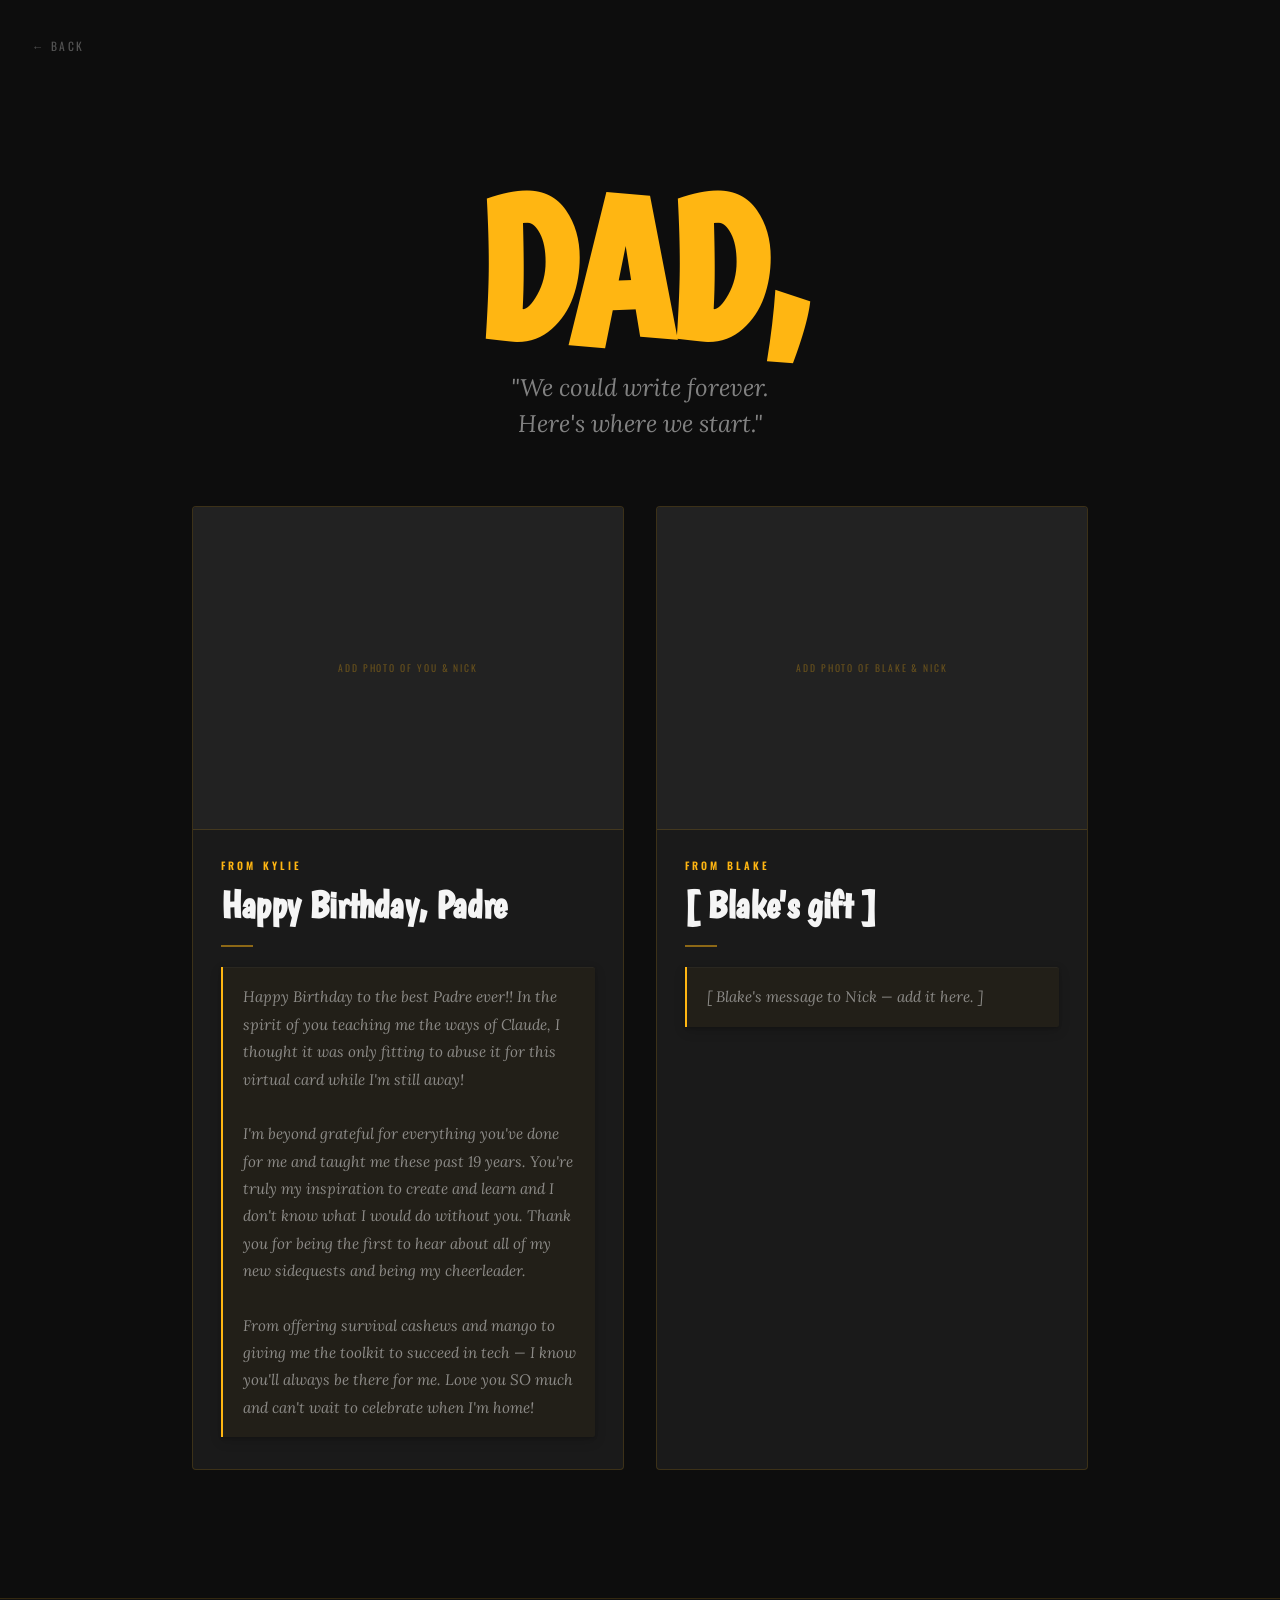
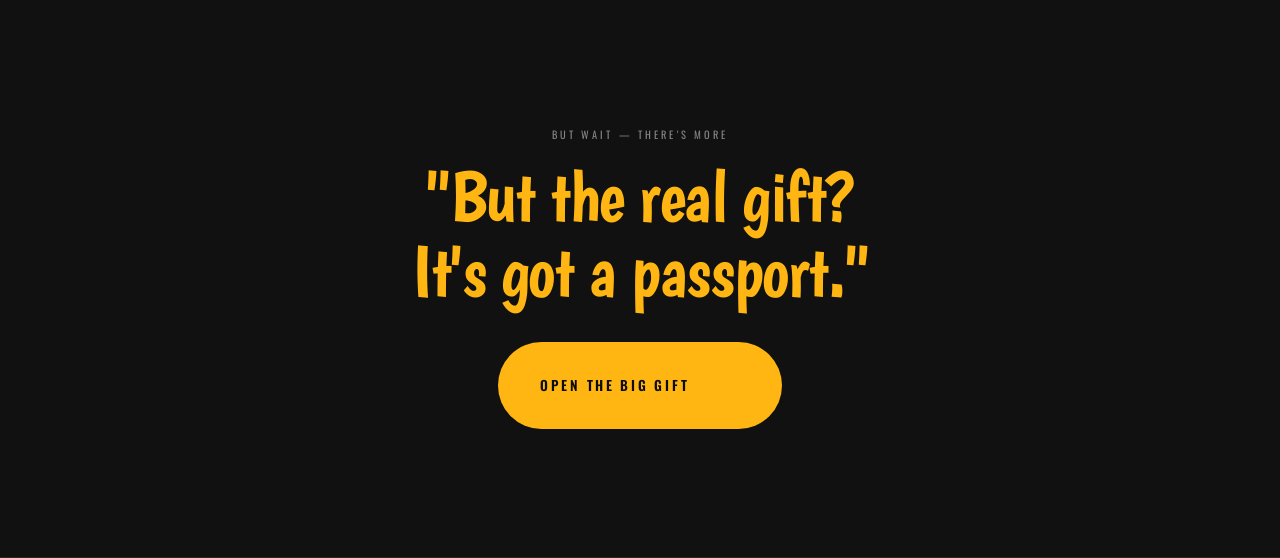
<file: family.html>
<!DOCTYPE html>
<html lang="en">
<head>
  <meta charset="UTF-8">
  <meta name="viewport" content="width=device-width, initial-scale=1.0">
  <title>From Kylie & Blake · Nick at Fifty</title>
  <meta name="theme-color" content="#FFB612">
  <meta name="description" content="Gifts and love from Kylie and Blake — for Nick's 50th birthday.">

  <!-- Open Graph -->
  <meta property="og:title"       content="From Kylie & Blake · Nick at Fifty">
  <meta property="og:description" content="We could write forever. Here's where we start.">
  <meta property="og:type"        content="website">
  <meta property="og:url"         content="https://nick-50.pages.dev/family.html">
  <meta property="og:image"       content="https://nick-50.pages.dev/images/og-cover.jpg">

  <link rel="preconnect" href="https://fonts.googleapis.com">
  <link rel="preconnect" href="https://fonts.gstatic.com" crossorigin>
  <link href="https://fonts.googleapis.com/css2?family=Boogaloo&family=Oswald:wght@400;600&family=Lora:ital,wght@0,400;1,400;1,600&display=swap" rel="stylesheet">

  <link rel="stylesheet" href="styles/main.css">
</head>
<body data-page="family">

  <div id="page-overlay" class="page-overlay" aria-hidden="true"></div>

  <nav class="page-nav">
    <a href="index.html" class="back-link" aria-label="Back to Nick's landing page">← Back</a>
  </nav>

  <!-- ── HEADER ── -->
  <header class="family-header">
    <h1 class="reveal" data-delay="0" aria-label="Dad">DAD,</h1>
    <p class="subtitle reveal" data-delay="160">
      "We could write forever.<br>Here's where we start."
    </p>
  </header>

  <!-- ── GIFT CARDS ── -->
  <section class="gifts-grid" aria-label="Gifts from Kylie and Blake">

    <!-- ── KYLIE'S CARD ── -->
    <article class="gift-card reveal" data-delay="0">
      <!-- PHOTO: Replace url('') with e.g. url('../images/kylie-nick.jpg') -->
      <div class="gift-card-photo" style="background-image: url('')" role="img" aria-label="Kylie and Nick">
        <span aria-hidden="true">add photo of you &amp; nick</span>
      </div>
      <div class="gift-card-body">
        <p class="gift-from">From Kylie</p>
        <h2 class="gift-title">Happy Birthday, Padre</h2>
        <div class="gift-divider" aria-hidden="true"></div>
        <blockquote class="gift-message">
          Happy Birthday to the best Padre ever!! In the spirit of you teaching me the ways of Claude, I thought it was only fitting to abuse it for this virtual card while I'm still away!<br><br>
          I'm beyond grateful for everything you've done for me and taught me these past 19 years. You're truly my inspiration to create and learn and I don't know what I would do without you. Thank you for being the first to hear about all of my new sidequests and being my cheerleader.<br><br>
          From offering survival cashews and mango to giving me the toolkit to succeed in tech — I know you'll always be there for me. Love you SO much and can't wait to celebrate when I'm home!
        </blockquote>
      </div>
    </article>

    <!-- ── BLAKE'S CARD ── -->
    <article class="gift-card reveal" data-delay="150">
      <!-- PHOTO: Replace url('') with a photo of Blake & Nick -->
      <div class="gift-card-photo" style="background-image: url('')" role="img" aria-label="Blake and Nick">
        <span aria-hidden="true">add photo of blake &amp; nick</span>
      </div>
      <div class="gift-card-body">
        <p class="gift-from">From Blake</p>
        <!-- EDIT: Replace with Blake's gift name -->
        <h2 class="gift-title">[ Blake's gift ]</h2>
        <div class="gift-divider" aria-hidden="true"></div>
        <!-- EDIT: Replace with Blake's message -->
        <blockquote class="gift-message">
          [ Blake's message to Nick — add it here. ]
        </blockquote>
      </div>
    </article>

  </section>

  <!-- ── TEASER BANNER ── -->
  <aside class="teaser-banner reveal" data-delay="0" aria-label="Hint about the big gift">
    <p class="teaser-label">But wait — there's more</p>
    <p class="teaser-text">"But the real gift?<br>It's got a passport."</p>
    <a href="portugal.html" class="cta-btn" aria-label="See the big gift">
      Open The Big Gift <span class="teaser-arrow" aria-hidden="true">→</span>
    </a>
  </aside>

  <script src="js/main.js" defer></script>
</body>
</html>
</file>
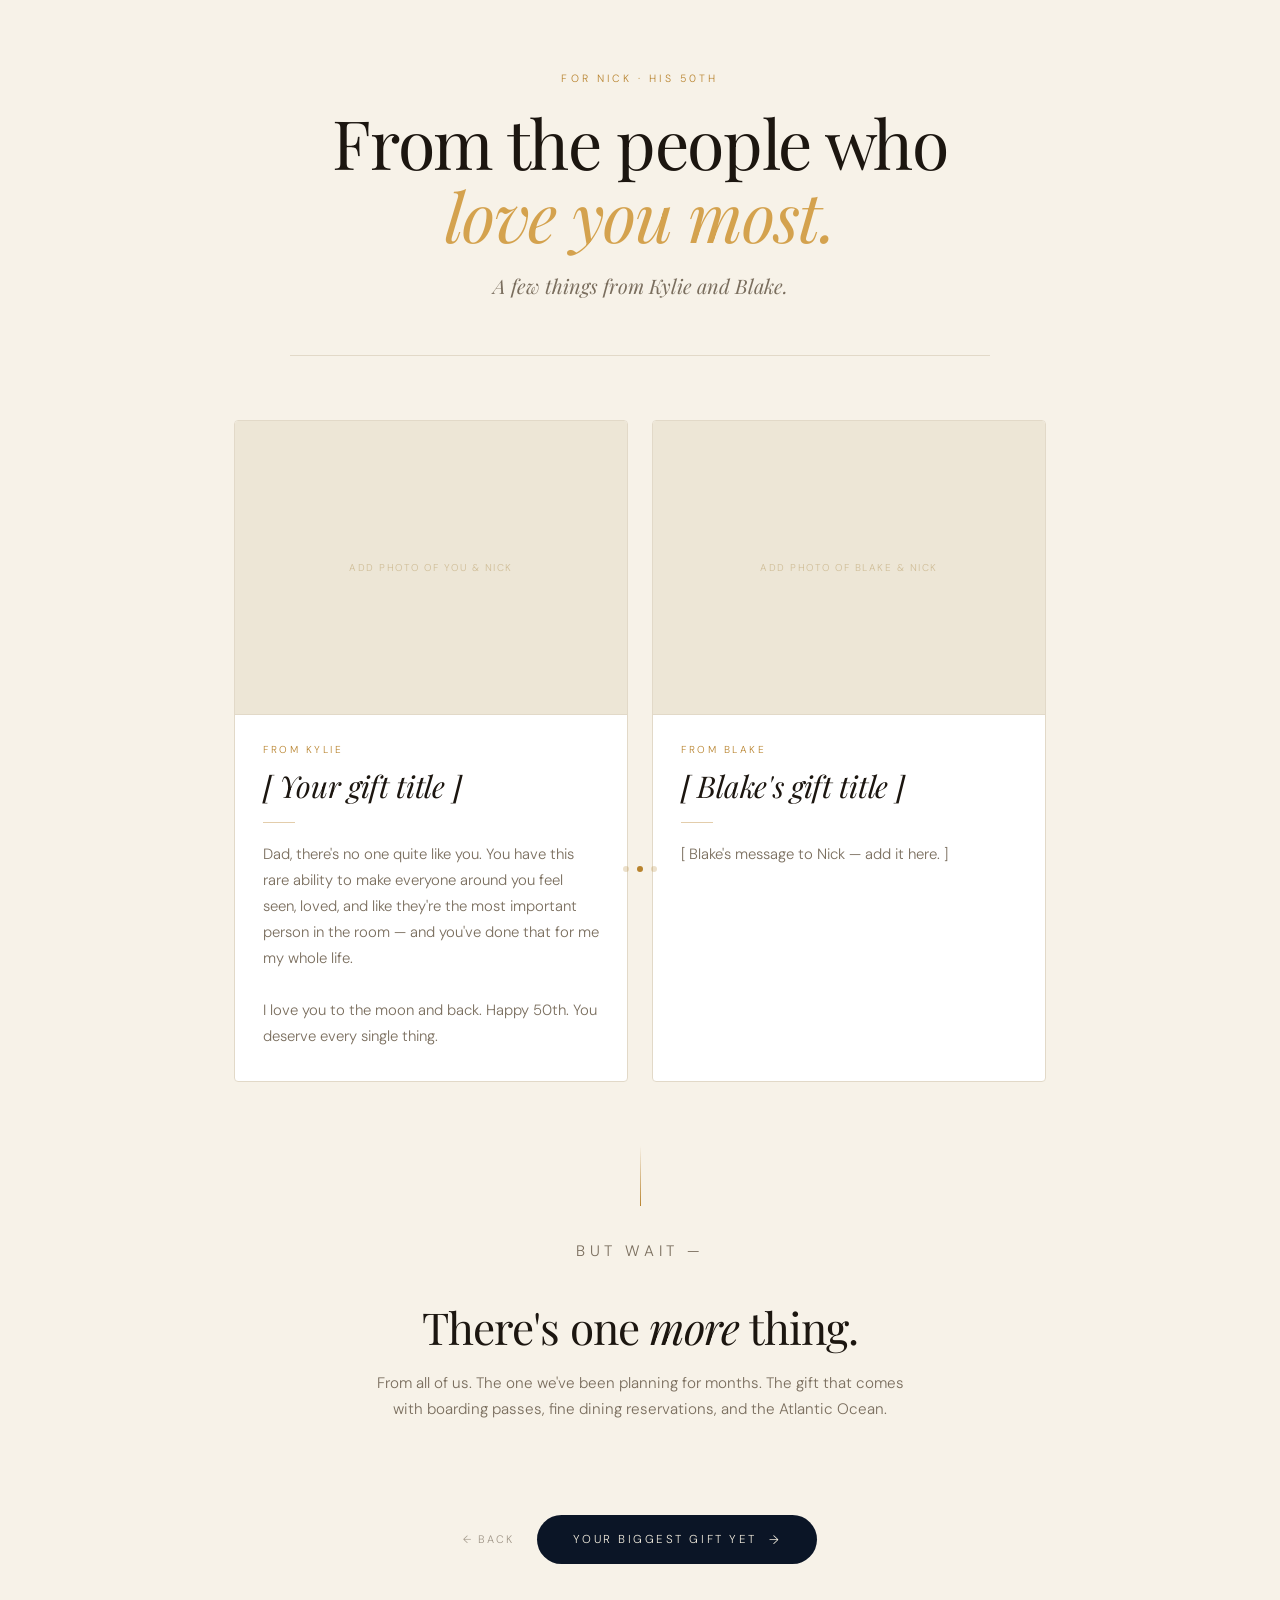
<file: gifts.html>
<!DOCTYPE html>
<html lang="en">
<head>
  <meta charset="UTF-8">
  <meta name="viewport" content="width=device-width, initial-scale=1.0">
  <title>From Kylie & Blake · Nick at Fifty</title>
  <link rel="preconnect" href="https://fonts.googleapis.com">
  <link href="https://fonts.googleapis.com/css2?family=Playfair+Display:ital,wght@0,400;0,700;1,400&family=DM+Sans:wght@300;400;500&display=swap" rel="stylesheet">
  <style>
    *, *::before, *::after { box-sizing: border-box; margin: 0; padding: 0; }

    :root {
      --bg: #F7F2E8;
      --navy: #0B1526;
      --gold: #B8832E;
      --gold-light: #D4A24E;
      --text: #1C1610;
      --muted: #7A6E5E;
      --cream-border: #E2D9C8;
      --serif: 'Playfair Display', Georgia, serif;
      --sans: 'DM Sans', system-ui, sans-serif;
    }

    html { scroll-behavior: smooth; }

    body {
      background: var(--bg);
      color: var(--text);
      font-family: var(--sans);
      font-weight: 300;
      min-height: 100vh;
    }

    @keyframes fadeUp {
      from { opacity: 0; transform: translateY(28px); }
      to   { opacity: 1; transform: translateY(0); }
    }
    .fade { opacity: 0; animation: fadeUp 0.9s ease forwards; }
    .d1 { animation-delay: 0.1s; }
    .d2 { animation-delay: 0.3s; }
    .d3 { animation-delay: 0.55s; }
    .d4 { animation-delay: 0.8s; }
    .d5 { animation-delay: 1.05s; }
    .d6 { animation-delay: 1.3s; }
    .d7 { animation-delay: 1.55s; }

    /* ── HEADER ── */
    .page-header {
      text-align: center;
      padding: 72px 24px 56px;
      border-bottom: 1px solid var(--cream-border);
      max-width: 700px;
      margin: 0 auto;
    }

    .eyebrow {
      font-family: var(--sans);
      font-size: 0.66rem;
      letter-spacing: 0.3em;
      text-transform: uppercase;
      color: var(--gold);
      margin-bottom: 20px;
    }

    h1 {
      font-family: var(--serif);
      font-size: clamp(36px, 7vw, 68px);
      font-weight: 400;
      line-height: 1.08;
      letter-spacing: -0.02em;
      margin-bottom: 20px;
    }

    h1 em { font-style: italic; color: var(--gold-light); }

    .header-sub {
      font-family: var(--serif);
      font-style: italic;
      font-size: clamp(16px, 2.5vw, 20px);
      color: var(--muted);
    }

    /* ── GIFTS GRID ── */
    .gifts-section {
      max-width: 860px;
      margin: 0 auto;
      padding: 64px 24px;
      display: grid;
      grid-template-columns: 1fr 1fr;
      gap: 24px;
    }

    @media (max-width: 640px) {
      .gifts-section { grid-template-columns: 1fr; }
    }

    .gift-card {
      background: white;
      border: 1px solid var(--cream-border);
      border-radius: 4px;
      overflow: hidden;
    }

    .gift-card-photo {
      width: 100%;
      aspect-ratio: 4/3;
      background-color: #EDE6D6;
      background-size: cover;
      background-position: center;
      display: flex;
      align-items: center;
      justify-content: center;
      border-bottom: 1px solid var(--cream-border);
    }

    .gift-card-photo span {
      font-family: var(--sans);
      font-size: 0.62rem;
      letter-spacing: 0.15em;
      text-transform: uppercase;
      color: rgba(180,150,90,0.5);
    }

    .gift-card-body {
      padding: 28px 28px 32px;
    }

    .gift-from {
      font-family: var(--sans);
      font-size: 0.63rem;
      letter-spacing: 0.25em;
      text-transform: uppercase;
      color: var(--gold);
      margin-bottom: 12px;
    }

    .gift-title {
      font-family: var(--serif);
      font-size: clamp(22px, 3.5vw, 30px);
      font-weight: 400;
      line-height: 1.2;
      margin-bottom: 18px;
      letter-spacing: -0.01em;
    }

    .gift-title em { font-style: italic; }

    .rule-small {
      width: 32px; height: 1px;
      background: var(--gold);
      opacity: 0.4;
      margin-bottom: 18px;
    }

    .gift-message {
      font-family: var(--sans);
      font-size: 0.93rem;
      line-height: 1.75;
      color: var(--muted);
    }

    /* ── TEASER ── */
    .teaser {
      max-width: 600px;
      margin: 0 auto;
      padding: 0 24px 56px;
      text-align: center;
    }

    .teaser-rule {
      width: 1px;
      height: 60px;
      background: linear-gradient(to bottom, transparent, var(--gold));
      margin: 0 auto 32px;
    }

    .teaser-eyebrow {
      font-family: var(--sans);
      font-size: 0.64rem;
      letter-spacing: 0.3em;
      text-transform: uppercase;
      color: var(--gold);
      margin-bottom: 16px;
    }

    .teaser h2 {
      font-family: var(--serif);
      font-size: clamp(28px, 5vw, 44px);
      font-weight: 400;
      line-height: 1.2;
      margin-bottom: 16px;
      letter-spacing: -0.02em;
    }

    .teaser h2 em { font-style: italic; }

    .teaser p {
      font-size: 0.95rem;
      line-height: 1.75;
      color: var(--muted);
      margin-bottom: 36px;
    }

    /* ── NAV ── */
    .nav-row {
      display: flex;
      align-items: center;
      justify-content: center;
      gap: 24px;
      padding: 0 24px 80px;
    }

    .nav-back {
      font-family: var(--sans);
      font-size: 0.68rem;
      letter-spacing: 0.18em;
      text-transform: uppercase;
      color: var(--muted);
      text-decoration: none;
      opacity: 0.7;
      transition: opacity 0.2s;
    }
    .nav-back:hover { opacity: 1; }

    .nav-btn {
      display: inline-flex;
      align-items: center;
      gap: 12px;
      padding: 16px 36px;
      background: var(--navy);
      border-radius: 100px;
      font-family: var(--sans);
      font-size: 0.72rem;
      letter-spacing: 0.22em;
      text-transform: uppercase;
      color: #F5EFE0;
      text-decoration: none;
      transition: background 0.2s, transform 0.15s;
    }
    .nav-btn:hover { background: #1a2d4a; transform: translateY(-1px); }
    .nav-btn .arrow { font-size: 1.1em; transition: transform 0.2s; }
    .nav-btn:hover .arrow { transform: translateX(4px); }

    .page-indicator {
      position: fixed; bottom: 28px; left: 50%;
      transform: translateX(-50%);
      display: flex; gap: 8px; z-index: 10;
    }
    .dot { width: 6px; height: 6px; border-radius: 50%; background: rgba(180,130,46,0.25); }
    .dot.active { background: var(--gold); }
  </style>
</head>
<body>

  <div class="page-header">
    <p class="eyebrow fade d1">For Nick · His 50th</p>
    <h1 class="fade d2">From the people who<br><em>love you most.</em></h1>
    <p class="header-sub fade d3">A few things from Kylie and Blake.</p>
  </div>

  <div class="gifts-section">

    <!-- ── KYLIE'S GIFT ── -->
    <div class="gift-card fade d3">
      <!-- PHOTO: Replace url('') with your photo, e.g. url('kylie-nick.jpg') -->
      <div class="gift-card-photo" style="background-image: url('')">
        <span>add photo of you & nick</span>
      </div>
      <div class="gift-card-body">
        <p class="gift-from">From Kylie</p>
        <!-- EDIT: Replace with the name of your gift -->
        <h2 class="gift-title"><em>[ Your gift title ]</em></h2>
        <div class="rule-small"></div>
        <!-- EDIT: Replace with your message to Nick -->
        <p class="gift-message">
          Dad, there's no one quite like you. You have this rare ability to make everyone around you feel seen, loved, and like they're the most important person in the room — and you've done that for me my whole life.<br><br>
          I love you to the moon and back. Happy 50th. You deserve every single thing.
        </p>
      </div>
    </div>

    <!-- ── BLAKE'S GIFT ── -->
    <div class="gift-card fade d4">
      <!-- PHOTO: Replace url('') with a photo of Blake & Nick -->
      <div class="gift-card-photo" style="background-image: url('')">
        <span>add photo of blake & nick</span>
      </div>
      <div class="gift-card-body">
        <p class="gift-from">From Blake</p>
        <!-- EDIT: Replace with Blake's gift title -->
        <h2 class="gift-title"><em>[ Blake's gift title ]</em></h2>
        <div class="rule-small"></div>
        <!-- EDIT: Replace with Blake's message -->
        <p class="gift-message">
          [ Blake's message to Nick — add it here. ]
        </p>
      </div>
    </div>

  </div>

  <!-- ── TEASER FOR THE BIG GIFT ── -->
  <div class="teaser fade d5">
    <div class="teaser-rule"></div>
    <p class="teaser-eyebrow">But wait —</p>
    <h2>There's one <em>more</em> thing.</h2>
    <p>From all of us. The one we've been planning for months. The gift that comes with boarding passes, fine dining reservations, and the Atlantic Ocean.</p>
  </div>

  <div class="nav-row fade d6">
    <a href="index.html" class="nav-back">← Back</a>
    <a href="portugal.html" class="nav-btn">
      Your biggest gift yet <span class="arrow">→</span>
    </a>
  </div>

  <div class="page-indicator">
    <div class="dot"></div>
    <div class="dot active"></div>
    <div class="dot"></div>
  </div>

</body>
</html>
</file>
<file: styles/main.css>
/* ═══════════════════════════════════════════════════
   MPA VIEW TRANSITIONS — Chrome 126+
   JS overlay fallback handled in main.js
═══════════════════════════════════════════════════ */
@view-transition { navigation: auto; }

@keyframes vt-out {
  to { opacity: 0; transform: translateX(-40px); }
}
@keyframes vt-in {
  from { opacity: 0; transform: translateX(40px); }
}

::view-transition-old(root) {
  animation: vt-out 400ms cubic-bezier(0.76, 0, 0.24, 1) forwards;
}
::view-transition-new(root) {
  animation: vt-in 400ms cubic-bezier(0.76, 0, 0.24, 1) forwards;
}

/* ═══════════════════════════════════════════════════
   DESIGN TOKENS
═══════════════════════════════════════════════════ */
:root {
  /* Colors */
  --color-bg:         #0D0D0D;
  --color-surface:    #1a1a1a;
  --color-gold:       #FFB612;
  --color-gold-dark:  #d49700;
  --color-red:        #C8102E;
  --color-white:      #F5F5F5;
  --color-muted:      rgba(245, 245, 245, 0.5);
  --color-border:     rgba(255, 182, 18, 0.15);

  /* Typography */
  --font-display:  'Boogaloo', sans-serif;
  --font-label:    'Oswald', sans-serif;
  --font-quote:    'Lora', serif;

  /* Spacing */
  --space-xs:   0.5rem;
  --space-sm:   1rem;
  --space-md:   2rem;
  --space-lg:   4rem;
  --space-xl:   8rem;

  /* Timing */
  --ease-expo:  cubic-bezier(0.76, 0, 0.24, 1);
  --ease-out:   cubic-bezier(0.22, 1, 0.36, 1);
  --duration-fast: 250ms;
  --duration-base: 400ms;
  --duration-slow: 700ms;
}

/* Portugal palette — scoped to [data-theme="portugal"] on <body>
   Same stylesheet, completely different world. No !important needed. */
[data-theme="portugal"] {
  --color-bg:       #FAF0DC;
  --color-surface:  #F0E4C8;
  --color-primary:  #C1622F;
  --color-secondary:#2E6B9E;
  --color-white:    #1E1428;
  --color-muted:    rgba(30, 20, 40, 0.55);
  --color-border:   rgba(193, 98, 47, 0.2);
  --color-olive:    #7A8C5E;
  --color-gold:     #C1622F;
}

/* ═══════════════════════════════════════════════════
   RESET & BASE
═══════════════════════════════════════════════════ */
*, *::before, *::after {
  box-sizing: border-box;
  margin: 0;
  padding: 0;
}

html {
  scroll-behavior: smooth;
  -webkit-text-size-adjust: 100%;
}

body {
  background-color: var(--color-bg);
  color: var(--color-white);
  font-family: var(--font-label);
  font-weight: 400;
  line-height: 1.5;
  overflow-x: hidden;
  transition: background-color var(--duration-base) var(--ease-out);
}

img {
  display: block;
  max-width: 100%;
  height: auto;
  object-fit: cover;
}

a { color: inherit; text-decoration: none; }

/* ═══════════════════════════════════════════════════
   PAGE TRANSITION OVERLAY (JS fallback for older browsers)
═══════════════════════════════════════════════════ */
.page-overlay {
  position: fixed;
  inset: 0;
  background: var(--color-bg);
  z-index: 9999;
  pointer-events: none;
  opacity: 0;
  transition: opacity var(--duration-base) var(--ease-expo);
}

.page-overlay.is-active {
  opacity: 1;
  pointer-events: all;
}

/* ═══════════════════════════════════════════════════
   INTERSECTION OBSERVER REVEALS
   Single shared observer in JS reads data-delay and
   applies it as a CSS custom property --delay.
═══════════════════════════════════════════════════ */
.reveal {
  opacity: 0;
  transform: translateY(28px);
  transition:
    opacity  var(--duration-slow) var(--ease-out) var(--delay, 0ms),
    transform var(--duration-slow) var(--ease-out) var(--delay, 0ms);
}

.reveal.is-visible {
  opacity: 1;
  transform: translateY(0);
}

/* ═══════════════════════════════════════════════════
   HERO — PAGE 1
═══════════════════════════════════════════════════ */
.hero {
  position: relative;
  min-height: 100svh;
  display: flex;
  flex-direction: column;
  align-items: center;
  justify-content: center;
  overflow: hidden;
  padding: var(--space-lg) var(--space-md);
  text-align: center;
}

#particle-canvas {
  position: absolute;
  inset: 0;
  width: 100%;
  height: 100%;
  pointer-events: none;
  z-index: 0;
}

/* Scroll-driven animation: bg number fades + scales as you scroll */
.hero-bg-number {
  position: absolute;
  top: 50%;
  left: 50%;
  transform: translate(-50%, -50%);
  font-family: var(--font-display);
  font-size: clamp(160px, 38vw, 480px);
  line-height: 1;
  color: var(--color-gold);
  opacity: 0.1;
  pointer-events: none;
  user-select: none;
  z-index: 1;
  letter-spacing: -0.04em;
  animation: goldGlow 3s ease-in-out infinite;
}

@supports (animation-timeline: scroll()) {
  .hero-bg-number {
    animation: heroBgFade linear both, goldGlow 3s ease-in-out infinite;
    animation-timeline: scroll(), auto;
    animation-range: 0% 35%, auto;
  }

  @keyframes heroBgFade {
    from { opacity: 0.1; transform: translate(-50%, -50%) scale(1); }
    to   { opacity: 0;   transform: translate(-50%, -50%) scale(1.25); }
  }
}

@keyframes goldGlow {
  0%, 100% { filter: drop-shadow(0 0 20px rgba(255,182,18,0.2)); }
  50%       { filter: drop-shadow(0 0 60px rgba(255,182,18,0.5)) drop-shadow(0 0 100px rgba(255,182,18,0.2)); }
}

.hero-content {
  position: relative;
  z-index: 2;
}

.hero-name {
  font-family: var(--font-display);
  font-size: clamp(80px, 20vw, 220px);
  line-height: 0.9;
  letter-spacing: -0.02em;
  color: var(--color-white);
  margin-bottom: var(--space-sm);
}

.hero-sub {
  font-family: var(--font-label);
  font-weight: 600;
  font-size: clamp(0.7rem, 2vw, 0.85rem);
  letter-spacing: 0.35em;
  text-transform: uppercase;
  color: var(--color-gold);
  margin-bottom: var(--space-md);
}

.hero-tagline {
  font-family: var(--font-quote);
  font-style: italic;
  font-size: clamp(1.1rem, 3vw, 1.6rem);
  color: var(--color-muted);
  max-width: 480px;
  margin: 0 auto;
  line-height: 1.5;
}

/* ═══════════════════════════════════════════════════
   MARQUEE STRIP
   Pure CSS infinite loop. Duplicated spans so
   translateX(-50%) = exactly one copy width.
   Hover reverses direction.
═══════════════════════════════════════════════════ */
.marquee-strip {
  overflow: hidden;
  background: var(--color-gold);
  color: var(--color-bg);
  padding: 0.75rem 0;
  cursor: default;
}

.marquee-inner {
  display: inline-flex;
  white-space: nowrap;
  animation: marqueeScroll 40s linear infinite;
}

.marquee-strip:hover .marquee-inner {
  animation-direction: reverse;
}

.marquee-inner span {
  display: inline-block;
  font-family: var(--font-label);
  font-weight: 600;
  font-size: clamp(0.7rem, 1.5vw, 0.85rem);
  letter-spacing: 0.18em;
  text-transform: uppercase;
  padding-right: 3rem;
}

@keyframes marqueeScroll {
  from { transform: translateX(0); }
  to   { transform: translateX(-50%); }
}

/* ═══════════════════════════════════════════════════
   PHOTO GRID — asymmetric scrapbook layout
═══════════════════════════════════════════════════ */
.photo-section {
  padding: var(--space-lg) var(--space-md);
  max-width: 1100px;
  margin: 0 auto;
}

.photo-grid {
  display: grid;
  grid-template-columns: 2fr 1fr;
  grid-template-rows: 1fr 1fr auto;
  gap: 10px;
}

.photo-slot {
  background: var(--color-surface);
  border: 1px solid var(--color-border);
  overflow: hidden;
  position: relative;
}

/* Placeholder state — replaced when images are added */
.photo-slot::after {
  content: attr(data-label);
  position: absolute;
  bottom: 10px;
  left: 50%;
  transform: translateX(-50%);
  font-family: var(--font-label);
  font-size: 0.6rem;
  letter-spacing: 0.2em;
  text-transform: uppercase;
  color: rgba(255,182,18,0.3);
  white-space: nowrap;
  pointer-events: none;
}

.photo-slot img {
  width: 100%;
  height: 100%;
  object-fit: cover;
  aspect-ratio: inherit;
}

.photo-hero {
  grid-row: 1 / 3;
  aspect-ratio: 3/4;
  border-radius: 4px 4px 120px 4px;
}

.photo-sm-1 {
  aspect-ratio: 4/3;
  border-radius: 4px;
}

.photo-sm-2 {
  aspect-ratio: 4/3;
  border-radius: 4px;
}

.photo-wide {
  grid-column: 1 / -1;
  aspect-ratio: 16/6;
  border-radius: 4px;
}

/* ═══════════════════════════════════════════════════
   COPY BLOCK
═══════════════════════════════════════════════════ */
.copy-block {
  padding: var(--space-xl) var(--space-md);
  text-align: center;
  max-width: 900px;
  margin: 0 auto;
}

.copy-block .line {
  display: block;
  font-family: var(--font-display);
  font-size: clamp(2.5rem, 8vw, 6rem);
  line-height: 1.05;
  letter-spacing: -0.01em;
}

.copy-block .line-gold { color: var(--color-gold); }
.copy-block .line-muted { color: var(--color-muted); }

/* ═══════════════════════════════════════════════════
   STATS STRIP
═══════════════════════════════════════════════════ */
.stats-strip {
  display: grid;
  grid-template-columns: repeat(3, 1fr);
  border-top: 1px solid var(--color-border);
  border-bottom: 1px solid var(--color-border);
}

.stat {
  padding: var(--space-lg) var(--space-md);
  text-align: center;
  border-right: 1px solid var(--color-border);
}

.stat:last-child { border-right: none; }

.stat-number {
  display: block;
  font-family: var(--font-display);
  font-size: clamp(2.5rem, 6vw, 5rem);
  line-height: 1;
  color: var(--color-gold);
  margin-bottom: 0.4rem;
}

.stat-label {
  font-family: var(--font-label);
  font-weight: 400;
  font-size: clamp(0.65rem, 1.5vw, 0.78rem);
  letter-spacing: 0.2em;
  text-transform: uppercase;
  color: var(--color-muted);
}

/* ═══════════════════════════════════════════════════
   CTA BUTTON
═══════════════════════════════════════════════════ */
.cta-section {
  padding: var(--space-xl) var(--space-md);
  text-align: center;
}

.cta-btn {
  display: inline-flex;
  align-items: center;
  gap: 1rem;
  padding: 1.1rem 2.5rem;
  background: var(--color-gold);
  color: var(--color-bg);
  font-family: var(--font-label);
  font-weight: 600;
  font-size: clamp(0.75rem, 1.5vw, 0.85rem);
  letter-spacing: 0.2em;
  text-transform: uppercase;
  border-radius: 100px;
  border: 2px solid transparent;
  transition:
    background var(--duration-fast) var(--ease-out),
    color var(--duration-fast) var(--ease-out),
    transform var(--duration-fast) var(--ease-out);
}

.cta-btn:hover {
  background: transparent;
  color: var(--color-gold);
  border-color: var(--color-gold);
  transform: translateY(-2px);
}

.cta-btn .arrow {
  transition: transform var(--duration-fast) var(--ease-out);
}

.cta-btn:hover .arrow { transform: translateX(5px); }

/* ═══════════════════════════════════════════════════
   BACK NAV
═══════════════════════════════════════════════════ */
.page-nav {
  padding: var(--space-md) var(--space-md) 0;
}

.back-link {
  font-family: var(--font-label);
  font-size: 0.72rem;
  letter-spacing: 0.2em;
  text-transform: uppercase;
  color: var(--color-muted);
  opacity: 0.6;
  transition: opacity var(--duration-fast);
}

.back-link:hover { opacity: 1; }

/* ═══════════════════════════════════════════════════
   FAMILY PAGE — PAGE 2
═══════════════════════════════════════════════════ */
.family-header {
  padding: var(--space-xl) var(--space-md) var(--space-lg);
  text-align: center;
}

.family-header h1 {
  font-family: var(--font-display);
  font-size: clamp(80px, 22vw, 200px);
  line-height: 0.85;
  letter-spacing: -0.03em;
  color: var(--color-gold);
}

.family-header .subtitle {
  font-family: var(--font-quote);
  font-style: italic;
  font-size: clamp(1.1rem, 3vw, 1.5rem);
  color: var(--color-muted);
  margin-top: var(--space-sm);
  max-width: 520px;
  margin-inline: auto;
}

/* Gift cards */
.gifts-grid {
  display: grid;
  grid-template-columns: 1fr 1fr;
  gap: var(--space-md);
  max-width: 960px;
  margin: 0 auto;
  padding: 0 var(--space-md) var(--space-xl);
}

.gift-card {
  background: var(--color-surface);
  border: 1px solid var(--color-border);
  border-radius: 4px;
  overflow: hidden;
}

.gift-card-photo {
  width: 100%;
  aspect-ratio: 4/3;
  background-color: #222;
  background-size: cover;
  background-position: center;
  display: flex;
  align-items: center;
  justify-content: center;
  border-bottom: 1px solid var(--color-border);
  position: relative;
}

.gift-card-photo span {
  font-family: var(--font-label);
  font-size: 0.6rem;
  letter-spacing: 0.2em;
  text-transform: uppercase;
  color: rgba(255,182,18,0.3);
}

.gift-card-body {
  padding: 1.75rem 1.75rem 2rem;
}

.gift-from {
  font-family: var(--font-label);
  font-weight: 600;
  font-size: 0.65rem;
  letter-spacing: 0.3em;
  text-transform: uppercase;
  color: var(--color-gold);
  margin-bottom: 0.75rem;
}

.gift-title {
  font-family: var(--font-display);
  font-size: clamp(1.6rem, 3.5vw, 2.4rem);
  line-height: 1.05;
  letter-spacing: -0.01em;
  margin-bottom: 1.25rem;
  color: var(--color-white);
}

.gift-divider {
  width: 32px;
  height: 2px;
  background: var(--color-gold);
  margin-bottom: 1.25rem;
  opacity: 0.5;
}

.gift-message {
  font-family: var(--font-quote);
  font-style: italic;
  font-size: 0.95rem;
  line-height: 1.8;
  color: var(--color-muted);
  background: rgba(255,182,18,0.04);
  border-left: 2px solid var(--color-gold);
  padding: 1rem 1rem 1rem 1.25rem;
  border-radius: 0 2px 2px 0;
  /* paper depth */
  box-shadow:
    0 1px 3px rgba(0,0,0,0.2),
    0 4px 12px rgba(0,0,0,0.15),
    inset 0 1px 0 rgba(255,255,255,0.03);
}

/* Teaser banner */
.teaser-banner {
  background: #111;
  border-top: 1px solid var(--color-border);
  border-bottom: 1px solid var(--color-border);
  text-align: center;
  padding: var(--space-xl) var(--space-md);
}

.teaser-label {
  font-family: var(--font-label);
  font-size: 0.65rem;
  letter-spacing: 0.3em;
  text-transform: uppercase;
  color: var(--color-muted);
  margin-bottom: var(--space-sm);
}

.teaser-text {
  font-family: var(--font-display);
  font-size: clamp(2rem, 6vw, 4.5rem);
  line-height: 1.05;
  letter-spacing: -0.02em;
  color: var(--color-gold);
  margin-bottom: var(--space-md);
}

.teaser-arrow {
  display: inline-block;
  font-size: 2rem;
  color: var(--color-gold);
  animation: pulseArrow 1.4s ease-in-out infinite;
}

@keyframes pulseArrow {
  0%, 100% { transform: translateX(0); opacity: 0.7; }
  50%       { transform: translateX(10px); opacity: 1; }
}

/* ═══════════════════════════════════════════════════
   PORTUGAL PAGE — PAGE 3
═══════════════════════════════════════════════════ */

/* Clip-path reveal — triggered by .is-revealed class added on load */
.clip-reveal {
  clip-path: inset(0 100% 0 0);
}

.clip-reveal.is-revealed {
  animation: clipWipe 800ms cubic-bezier(0.76, 0, 0.24, 1) 200ms forwards;
}

@keyframes clipWipe {
  from { clip-path: inset(0 100% 0 0); }
  to   { clip-path: inset(0 0% 0 0); }
}

.pt-hero {
  min-height: 100svh;
  display: flex;
  flex-direction: column;
  align-items: center;
  justify-content: center;
  text-align: center;
  padding: var(--space-xl) var(--space-md);
  position: relative;
  overflow: hidden;
  background: var(--color-bg);
}

.pt-hero-title {
  font-family: var(--font-display);
  font-size: clamp(80px, 20vw, 200px);
  line-height: 0.9;
  letter-spacing: -0.03em;
  color: var(--color-primary);
  margin-bottom: var(--space-sm);
}

.pt-hero-sub {
  font-family: var(--font-label);
  font-weight: 600;
  font-size: clamp(0.7rem, 2vw, 0.9rem);
  letter-spacing: 0.3em;
  text-transform: uppercase;
  color: var(--color-muted);
  margin-bottom: var(--space-md);
}

.pt-hero-intro {
  font-family: var(--font-quote);
  font-style: italic;
  font-size: clamp(1rem, 2.5vw, 1.4rem);
  color: var(--color-muted);
  max-width: 560px;
  line-height: 1.65;
}

/* Chapter layout — travel magazine style */
.chapter {
  max-width: 900px;
  margin: 0 auto;
  padding: var(--space-xl) var(--space-md);
  border-bottom: 1px solid var(--color-border);
}

.chapter:last-of-type { border-bottom: none; }

.chapter-header {
  display: flex;
  align-items: baseline;
  gap: var(--space-md);
  margin-bottom: var(--space-lg);
  padding-bottom: var(--space-md);
  border-bottom: 1px solid var(--color-border);
}

.chapter-num {
  font-family: var(--font-display);
  font-size: clamp(60px, 12vw, 110px);
  line-height: 1;
  color: var(--color-border);
  flex-shrink: 0;
}

.chapter-meta {}

.chapter-eyebrow {
  font-family: var(--font-label);
  font-size: 0.65rem;
  letter-spacing: 0.3em;
  text-transform: uppercase;
  color: var(--color-primary);
  margin-bottom: 0.4rem;
}

.chapter-city {
  font-family: var(--font-display);
  font-size: clamp(3rem, 9vw, 7rem);
  line-height: 0.9;
  letter-spacing: -0.02em;
  color: var(--color-white);
}

.chapter-desc {
  font-family: var(--font-quote);
  font-size: 1rem;
  line-height: 1.8;
  color: var(--color-muted);
  max-width: 640px;
  margin-bottom: var(--space-lg);
}

/* Sub-sections within chapters */
.sub-section { margin-bottom: var(--space-lg); }

.sub-title {
  font-family: var(--font-label);
  font-weight: 600;
  font-size: 0.62rem;
  letter-spacing: 0.3em;
  text-transform: uppercase;
  color: var(--color-primary);
  padding-bottom: var(--space-xs);
  border-bottom: 1px solid var(--color-border);
  margin-bottom: var(--space-md);
}

/* Recommendation cards */
.rec-list { display: flex; flex-direction: column; gap: 12px; }

.rec-card {
  background: var(--color-surface);
  border: 1px solid var(--color-border);
  border-radius: 4px;
  padding: 1.25rem 1.5rem 1.4rem;
}

.rec-name {
  font-family: var(--font-display);
  font-size: clamp(1.1rem, 2.5vw, 1.5rem);
  letter-spacing: -0.01em;
  color: var(--color-white);
  margin-bottom: 0.3rem;
}

.rec-tag {
  display: inline-block;
  font-family: var(--font-label);
  font-size: 0.58rem;
  letter-spacing: 0.2em;
  text-transform: uppercase;
  padding: 3px 8px;
  border-radius: 2px;
  margin-bottom: 0.75rem;
}

.tag-star     { background: rgba(255,182,18,0.12); color: var(--color-gold); }
.tag-pick     { background: rgba(193,98,47,0.12);  color: var(--color-primary); }
.tag-local    { background: rgba(46,107,158,0.12); color: var(--color-secondary, #2E6B9E); }
.tag-iconic   { background: rgba(255,182,18,0.08); color: var(--color-gold-dark, #d49700); }

.rec-body {
  font-family: var(--font-quote);
  font-size: 0.9rem;
  line-height: 1.75;
  color: var(--color-muted);
}

/* Experiences list */
.exp-list { display: flex; flex-direction: column; gap: var(--space-md); }

.exp-item {
  display: grid;
  grid-template-columns: 2rem 1fr;
  gap: 1rem;
  align-items: start;
}

.exp-num {
  font-family: var(--font-display);
  font-size: 1.4rem;
  color: var(--color-gold);
  opacity: 0.35;
  line-height: 1;
  padding-top: 0.15rem;
}

.exp-title {
  font-family: var(--font-display);
  font-size: clamp(1.1rem, 2.5vw, 1.4rem);
  letter-spacing: -0.01em;
  color: var(--color-white);
  margin-bottom: 0.3rem;
}

.exp-body {
  font-family: var(--font-quote);
  font-size: 0.88rem;
  line-height: 1.75;
  color: var(--color-muted);
}

/* Food grid */
.food-grid {
  display: grid;
  grid-template-columns: repeat(auto-fill, minmax(240px, 1fr));
  gap: 12px;
}

.food-card {
  background: var(--color-surface);
  border: 1px solid var(--color-border);
  border-radius: 4px;
  padding: 1.25rem 1.4rem;
}

.food-name {
  font-family: var(--font-display);
  font-size: 1.15rem;
  letter-spacing: -0.01em;
  color: var(--color-white);
  margin-bottom: 0.5rem;
}

.food-desc {
  font-family: var(--font-quote);
  font-size: 0.84rem;
  line-height: 1.7;
  color: var(--color-muted);
}

/* Itinerary */
.itinerary { display: flex; flex-direction: column; }

.itin-row {
  display: grid;
  grid-template-columns: 72px 1fr;
  gap: 1.25rem;
  padding: 1.25rem 0;
  border-bottom: 1px solid var(--color-border);
}

.itin-row:last-child { border-bottom: none; }

.itin-day {
  font-family: var(--font-label);
  font-weight: 600;
  font-size: 0.6rem;
  letter-spacing: 0.2em;
  text-transform: uppercase;
  color: var(--color-primary);
  padding-top: 0.2rem;
}

.itin-content {}

.itin-title {
  font-family: var(--font-display);
  font-size: 1.1rem;
  letter-spacing: -0.01em;
  color: var(--color-white);
  margin-bottom: 0.25rem;
}

.itin-body {
  font-family: var(--font-quote);
  font-size: 0.88rem;
  line-height: 1.7;
  color: var(--color-muted);
}

/* Family closing message */
.closing-card {
  max-width: 900px;
  margin: var(--space-xl) auto;
  padding: var(--space-lg) var(--space-xl);
  background: var(--color-surface);
  border: 1px solid var(--color-border);
  border-radius: 4px;
  text-align: center;
  position: relative;
}

.closing-card::before {
  content: '';
  position: absolute;
  inset: 6px;
  border: 1px solid var(--color-border);
  border-radius: 2px;
  pointer-events: none;
  opacity: 0.5;
}

.closing-quote {
  font-family: var(--font-quote);
  font-style: italic;
  font-size: clamp(1rem, 2.5vw, 1.35rem);
  line-height: 1.8;
  color: var(--color-white);
  margin-bottom: var(--space-md);
}

.closing-sig {
  font-family: var(--font-label);
  font-weight: 600;
  font-size: 0.75rem;
  letter-spacing: 0.25em;
  text-transform: uppercase;
  color: var(--color-gold);
}

/* ═══════════════════════════════════════════════════
   RESPONSIVE
═══════════════════════════════════════════════════ */
@media (max-width: 768px) {
  :root {
    --space-lg: 2.5rem;
    --space-xl: 4rem;
  }

  .photo-grid {
    grid-template-columns: 1fr;
    grid-template-rows: auto;
  }

  .photo-hero { grid-row: auto; aspect-ratio: 4/3; border-radius: 4px; }
  .photo-wide { grid-column: auto; aspect-ratio: 4/3; }

  .stats-strip {
    grid-template-columns: 1fr;
  }

  .stat { border-right: none; border-bottom: 1px solid var(--color-border); }
  .stat:last-child { border-bottom: none; }

  .gifts-grid { grid-template-columns: 1fr; }

  .chapter-header { flex-direction: column; gap: 0.25rem; }
  .chapter-num { font-size: 48px; }

  .food-grid { grid-template-columns: 1fr 1fr; }

  .itin-row { grid-template-columns: 1fr; gap: 0.25rem; }

  .closing-card { padding: var(--space-lg) var(--space-md); }
}

@media (max-width: 480px) {
  .food-grid { grid-template-columns: 1fr; }
}

/* ═══════════════════════════════════════════════════
   PORTUGAL PAGE · PHOTO ELEMENTS
═══════════════════════════════════════════════════ */

/* Full-width cinematic band — between hero and chapters */
.chapter-band {
  width: 100%;
  height: clamp(220px, 35vw, 420px);
  overflow: hidden;
  display: block;
}

.chapter-band img {
  width: 100%;
  height: 100%;
  object-fit: cover;
  object-position: center 40%;
  display: block;
}

/* Rec-card photo header */
.rec-img {
  width: 100%;
  height: 190px;
  overflow: hidden;
  margin-bottom: var(--space-sm);
  border-radius: 6px 6px 0 0;
}

.rec-img img {
  width: 100%;
  height: 100%;
  object-fit: cover;
  display: block;
  transition: transform 500ms var(--ease-out);
}

.rec-card:hover .rec-img img {
  transform: scale(1.06);
}

/* Experience item photo strip */
.exp-img {
  width: 100%;
  height: 200px;
  overflow: hidden;
  margin: 0.6rem 0 0.75rem;
  border-radius: 6px;
}

.exp-img img {
  width: 100%;
  height: 100%;
  object-fit: cover;
  display: block;
  transition: transform 500ms var(--ease-out);
}

.exp-item:hover .exp-img img {
  transform: scale(1.04);
}

/* Food card photo */
.food-img {
  width: 100%;
  height: 150px;
  overflow: hidden;
  margin-bottom: 0.75rem;
  border-radius: 6px;
}

.food-img img {
  width: 100%;
  height: 100%;
  object-fit: cover;
  display: block;
  transition: transform 500ms var(--ease-out);
}

.food-card:hover .food-img img {
  transform: scale(1.06);
}

/* ═══════════════════════════════════════════════════
   BIRTHDAY CELEBRATION ELEMENTS
═══════════════════════════════════════════════════ */

/* Hero badge pill */
.hero-bday-badge {
  display: inline-block;
  background: var(--color-gold);
  color: #0D0D0D;
  font-family: var(--font-label);
  font-size: 0.82rem;
  font-weight: 600;
  letter-spacing: 0.1em;
  text-transform: uppercase;
  padding: 0.45rem 1.4rem;
  border-radius: 100px;
  margin-top: 1.25rem;
  animation: badgePulse 2.4s ease-in-out infinite;
}

@keyframes badgePulse {
  0%, 100% { box-shadow: 0 0 0 0 rgba(255,182,18,0.5); }
  50%       { box-shadow: 0 0 0 14px rgba(255,182,18,0); }
}

/* Confetti streamers in hero */
.hero-streamers {
  position: absolute;
  inset: 0;
  pointer-events: none;
  overflow: hidden;
}

.streamer {
  position: absolute;
  top: -80px;
  width: 4px;
  height: 70px;
  border-radius: 2px;
  opacity: 0;
  animation: streamerFall linear infinite;
}

.streamer.s1 { left:  8%; background: var(--color-gold);  animation-duration: 4.2s; animation-delay: 0.3s;  width: 3px; height: 55px; }
.streamer.s2 { left: 17%; background: var(--color-red);   animation-duration: 5.1s; animation-delay: 1.1s;  width: 5px; height: 80px; }
.streamer.s3 { left: 32%; background: var(--color-gold);  animation-duration: 3.8s; animation-delay: 0.7s;  width: 3px; height: 60px; }
.streamer.s4 { left: 48%; background: #fff;               animation-duration: 4.6s; animation-delay: 0.0s;  width: 4px; height: 45px; opacity: 0.3; }
.streamer.s5 { left: 58%; background: var(--color-gold);  animation-duration: 5.3s; animation-delay: 1.8s;  width: 6px; height: 90px; }
.streamer.s6 { left: 71%; background: var(--color-red);   animation-duration: 4.0s; animation-delay: 0.5s;  width: 3px; height: 65px; }
.streamer.s7 { left: 83%; background: var(--color-gold);  animation-duration: 3.5s; animation-delay: 2.2s;  width: 5px; height: 50px; }
.streamer.s8 { left: 93%; background: #fff;               animation-duration: 4.9s; animation-delay: 0.9s;  width: 4px; height: 75px; opacity: 0.3; }

@keyframes streamerFall {
  0%   { transform: translateY(0)    rotate(0deg);   opacity: 0; }
  8%   { opacity: 0.9; }
  90%  { opacity: 0.9; }
  100% { transform: translateY(105vh) rotate(520deg); opacity: 0; }
}

/* Full-width birthday banner */
.bday-banner {
  background: var(--color-gold);
  color: #0D0D0D;
  display: flex;
  align-items: center;
  justify-content: center;
  gap: 1.25rem;
  padding: 0.9rem 2rem;
  overflow: hidden;
}

.bday-text {
  font-family: var(--font-label);
  font-size: clamp(0.8rem, 2.5vw, 1.1rem);
  font-weight: 600;
  letter-spacing: 0.16em;
  text-transform: uppercase;
  white-space: nowrap;
}

.bday-num-big {
  font-family: var(--font-display);
  font-size: clamp(1.6rem, 5vw, 2.8rem);
  line-height: 1;
  color: var(--color-bg);
}

.bday-confetti {
  font-size: 1.4rem;
  line-height: 1;
  animation: confettiBounce 1.6s ease-in-out infinite;
}

.bday-confetti:last-child {
  animation-delay: 0.8s;
}

@keyframes confettiBounce {
  0%, 100% { transform: translateY(0) rotate(0deg); }
  40%       { transform: translateY(-6px) rotate(-12deg); }
  70%       { transform: translateY(-3px) rotate(8deg); }
}

/* Birthday first line in copy block */
.line-bday {
  color: var(--color-gold) !important;
  font-size: clamp(1.8rem, 6vw, 4rem) !important;
  animation: goldGlow 3s ease-in-out infinite;
}

/* ═══════════════════════════════════════════════════
   SCRAPBOOK — Zone A (Polaroid Wall), Zone B (Filmstrip),
   Zone C (Scatter Board)
═══════════════════════════════════════════════════ */

.scrapbook {
  padding: var(--space-xl) var(--space-md);
  background: var(--color-bg);
  overflow: hidden;
}

.scrapbook-header {
  text-align: center;
  margin-bottom: var(--space-lg);
}

.scrapbook-eyebrow {
  font-family: var(--font-label);
  font-size: 0.75rem;
  letter-spacing: 0.18em;
  text-transform: uppercase;
  color: var(--color-gold);
  margin-bottom: 0.5rem;
}

.scrapbook-title {
  font-family: var(--font-display);
  font-size: clamp(2.5rem, 7vw, 5rem);
  color: var(--color-white);
  margin: 0;
  line-height: 1;
}

/* ── ZONE A · POLAROID WALL ── */

.polaroid-wall {
  display: flex;
  flex-wrap: wrap;
  justify-content: center;
  gap: 2rem 1.5rem;
  padding: var(--space-md) var(--space-md) var(--space-lg);
  max-width: 1100px;
  margin: 0 auto;
}

.polaroid {
  background: #fefefe;
  padding: 0.75rem 0.75rem 2.5rem;
  box-shadow:
    0 4px 12px rgba(0,0,0,0.45),
    0 1px 3px rgba(0,0,0,0.3);
  position: relative;
  width: 180px;
  transition: transform 350ms var(--ease-out), box-shadow 350ms var(--ease-out);
  cursor: default;
}

.polaroid:hover {
  transform: scale(1.06) rotate(0deg) !important;
  box-shadow:
    0 16px 40px rgba(0,0,0,0.6),
    0 4px 12px rgba(0,0,0,0.4);
  z-index: 10;
}

.polaroid .photo-slot {
  width: 100%;
  overflow: hidden;
  background: #111;
}

.polaroid .photo-slot img {
  width: 100%;
  height: 100%;
  object-fit: cover;
  display: block;
}

.polaroid-caption {
  font-family: var(--font-quote);
  font-style: italic;
  font-size: 0.8rem;
  color: #333;
  text-align: center;
  margin: 0.5rem 0 0;
  line-height: 1.2;
}

/* Tape decoration */
.tape {
  position: absolute;
  top: -10px;
  left: 50%;
  transform: translateX(-50%);
  width: 50px;
  height: 20px;
  background: rgba(255, 182, 18, 0.45);
  border-radius: 2px;
  z-index: 2;
}

.tape.tape-angled {
  transform: translateX(-50%) rotate(8deg);
}

/* Rotation classes */
.rotate-left  { transform: rotate(-3.5deg); }
.rotate-right { transform: rotate(2.5deg); }
.rotate-left2 { transform: rotate(-6deg); }
.rotate-right2{ transform: rotate(4deg); }
.rotate-left3 { transform: rotate(-1.5deg); }

/* ── ZONE B · FILMSTRIP ── */

.filmstrip-wrap {
  margin: var(--space-lg) 0;
  position: relative;
}

.filmstrip-label {
  font-family: var(--font-label);
  font-size: 0.65rem;
  letter-spacing: 0.22em;
  text-transform: uppercase;
  color: var(--color-muted);
  text-align: center;
  margin-bottom: 0.75rem;
}

.filmstrip-track {
  position: relative;
  background: #1a1a1a;
  padding: 28px 0;
  overflow: hidden;
}

/* Sprocket holes top */
.filmstrip-track::before,
.filmstrip-track::after {
  content: '';
  position: absolute;
  left: 0;
  right: 0;
  height: 22px;
  background: repeating-linear-gradient(
    to right,
    transparent 0px,
    transparent 18px,
    #0D0D0D 18px,
    #0D0D0D 30px,
    transparent 30px,
    transparent 48px
  );
  z-index: 2;
  pointer-events: none;
}

.filmstrip-track::before { top: 3px; }
.filmstrip-track::after  { bottom: 3px; }

.film-frames {
  display: flex;
  gap: 6px;
  padding: 0 var(--space-md);
  overflow-x: auto;
  scroll-snap-type: x mandatory;
  -webkit-overflow-scrolling: touch;
  scrollbar-width: none;
}

.film-frames::-webkit-scrollbar { display: none; }

.film-frame {
  flex: 0 0 240px;
  scroll-snap-align: start;
  background: #fefefe;
  padding: 7px 7px 34px;
  box-shadow: 0 4px 14px rgba(0,0,0,0.5), 0 1px 4px rgba(0,0,0,0.3);
  position: relative;
  overflow: visible;
}

.film-frame .photo-slot {
  overflow: hidden;
}

.film-frame .photo-slot img {
  width: 100%;
  height: 100%;
  object-fit: cover;
  display: block;
  transition: transform 400ms var(--ease-out);
}

.film-frame:hover .photo-slot img {
  transform: scale(1.05);
}

.film-frame .polaroid-caption {
  position: absolute;
  bottom: 7px;
  left: 0;
  right: 0;
  text-align: center;
  font-family: var(--font-quote);
  font-style: italic;
  font-size: 0.75rem;
  color: #333;
  margin: 0;
}

/* ── ZONE C · SCATTER BOARD ── */

.scatter-board {
  column-count: 4;
  column-gap: 1.25rem;
  padding: var(--space-md) 0;
  max-width: 1100px;
  margin: 0 auto;
}

.scatter-item {
  break-inside: avoid;
  margin-bottom: 1.25rem;
  position: relative;
  transition: transform 350ms var(--ease-out);
}

.scatter-item:hover {
  transform: scale(1.03);
  z-index: 5;
  position: relative;
}

/* Nth-child micro-rotations for organic feel */
.scatter-item:nth-child(3n+1) { transform: rotate(-1.2deg); }
.scatter-item:nth-child(3n+2) { transform: rotate(0.8deg); }
.scatter-item:nth-child(3n+3) { transform: rotate(-2deg); }

.scatter-item:nth-child(3n+1):hover,
.scatter-item:nth-child(3n+2):hover,
.scatter-item:nth-child(3n+3):hover { transform: scale(1.04) rotate(0deg); }

/* Polaroid-style scatter items */
.scatter-item.is-polaroid {
  background: #fefefe;
  padding: 0.6rem 0.6rem 2.2rem;
  box-shadow: 0 4px 14px rgba(0,0,0,0.5);
}

.scatter-item.is-polaroid .polaroid-caption {
  font-family: var(--font-quote);
  font-style: italic;
  font-size: 0.75rem;
  color: #333;
  text-align: center;
  margin: 0.4rem 0 0;
}

/* Plain scatter items */
.scatter-item:not(.is-polaroid) .photo-slot {
  overflow: hidden;
}

.scatter-item:not(.is-polaroid) .photo-slot img {
  transition: transform 400ms var(--ease-out);
}

.scatter-item:not(.is-polaroid):hover .photo-slot img {
  transform: scale(1.06);
}

/* Shared photo slot */
.photo-slot img {
  width: 100%;
  height: 100%;
  object-fit: cover;
  display: block;
}

/* Photo slot placeholder (no image yet) */
.photo-slot:not(:has(img[src$=".jpg"])):not(:has(img[src$=".png"])):not(:has(img[src$=".webp"])) {
  background: #1e1e1e;
  min-height: 120px;
}

/* Responsive */
@media (max-width: 900px) {
  .scatter-board { column-count: 3; }
  .polaroid-wall  { gap: 1.5rem 1rem; }
  .polaroid       { width: 155px; }
}

@media (max-width: 640px) {
  .scatter-board { column-count: 2; }
  .polaroid-wall  { gap: 1.2rem 0.75rem; }
  .polaroid       { width: 140px; }
  .film-frame     { flex: 0 0 200px; }
}

@media (max-width: 400px) {
  .scatter-board { column-count: 1; }
  .polaroid       { width: 100%; max-width: 220px; }
}

/* ═══════════════════════════════════════════════════
   PORTUGAL THEME — WARM TRAVEL JOURNAL REDESIGN
   Scoped to [data-theme="portugal"] so dark pages
   are completely unaffected.
═══════════════════════════════════════════════════ */

/* Expanded palette */
[data-theme="portugal"] {
  --color-bg:       #F9F1E2;
  --color-surface:  #EFE0C4;
  --color-gold:     #D4831C;
  --color-gold-dark:#A85E0A;
  --color-red:      #9B2335;
  --color-white:    #1A1A1A;   /* text colour on light bg */
  --color-muted:    rgba(26,26,26,0.55);
  --color-border:   rgba(193,98,47,0.22);
  --pt-orange:      #C1622F;
  --pt-blue:        #1E4D96;
  --pt-blue-lt:     #2B6CB0;
  --pt-green:       #2D5016;
  --pt-cream:       #F9F1E2;
  --pt-gold:        #D4831C;
}

/* Body */
[data-theme="portugal"] body {
  background: var(--pt-cream);
  color: #1A1A1A;
}

/* Back link */
[data-theme="portugal"] .back-link { color: var(--pt-orange); }
[data-theme="portugal"] .back-link:hover { color: var(--pt-blue); }

/* ── Hero ── */
[data-theme="portugal"] .pt-hero {
  background:
    linear-gradient(155deg, rgba(193,98,47,0.72) 0%, rgba(212,131,28,0.45) 45%, rgba(0,0,0,0.15) 100%),
    url('https://images.unsplash.com/photo-1628413283166-a7666966d26b?auto=format&fit=crop&w=1600&q=80') center / cover no-repeat;
  min-height: 92svh;
  position: relative;
  overflow: hidden;
}

/* diamond tile overlay */
[data-theme="portugal"] .pt-hero::before {
  content: '';
  position: absolute;
  inset: 0;
  background-image:
    repeating-linear-gradient(45deg,  rgba(255,255,255,0.05) 0, rgba(255,255,255,0.05) 1px, transparent 1px, transparent 22px),
    repeating-linear-gradient(-45deg, rgba(255,255,255,0.05) 0, rgba(255,255,255,0.05) 1px, transparent 1px, transparent 22px);
  pointer-events: none;
}

/* sardine row at foot of hero */
[data-theme="portugal"] .pt-hero::after {
  content: '🐟 · 🐟 · 🐟 · 🐟 · 🐟 · 🐟 · 🐟 · 🐟 · 🐟';
  position: absolute;
  bottom: 0.6rem;
  left: 0; right: 0;
  text-align: center;
  font-size: 1rem;
  letter-spacing: 0.6rem;
  opacity: 0.22;
  pointer-events: none;
}

[data-theme="portugal"] .pt-hero-title {
  font-family: var(--font-display);
  font-size: clamp(80px, 20vw, 200px);
  font-style: normal;
  font-weight: 400;
  color: var(--pt-cream);
  text-shadow: 2px 4px 20px rgba(0,0,0,0.3);
  line-height: 0.9;
  letter-spacing: -0.03em;
}

[data-theme="portugal"] .pt-hero-sub {
  font-family: var(--font-label);
  letter-spacing: 0.25em;
  color: rgba(249,241,226,0.8);
  font-size: clamp(0.65rem, 1.8vw, 0.85rem);
}

[data-theme="portugal"] .pt-hero-intro {
  font-family: var(--font-quote);
  font-style: italic;
  color: var(--pt-cream);
  opacity: 0.88;
}

/* ── Chapter band label ── */
.chapter-band { position: relative; }

.chapter-band-label {
  position: absolute;
  bottom: 1.5rem;
  left: 2rem;
  background: var(--pt-orange);
  color: #fff;
  font-family: var(--font-label);
  font-size: 0.68rem;
  letter-spacing: 0.22em;
  text-transform: uppercase;
  padding: 0.35rem 0.9rem;
  border-radius: 2px;
  z-index: 2;
}

/* ── Sardine divider between chapters ── */
.sardine-divider {
  background: var(--pt-blue);
  color: rgba(255,255,255,0.6);
  text-align: center;
  padding: 0.8rem 2rem;
  font-size: 1.2rem;
  letter-spacing: 1.2rem;
  overflow: hidden;
  white-space: nowrap;
}

/* ── Chapters ── */
[data-theme="portugal"] .chapter {
  background: var(--pt-cream);
  max-width: 100%;
  padding: var(--space-xl) clamp(1.5rem, 6vw, 5rem);
  border-bottom: none;
}

[data-theme="portugal"] .chapter:nth-of-type(even) {
  background: var(--pt-cream);
}

/* Azulejo tile band at top of each chapter */
[data-theme="portugal"] .chapter::before {
  content: '';
  display: block;
  height: 6px;
  width: 100%;
  background: repeating-linear-gradient(
    90deg,
    var(--pt-orange)  0px, var(--pt-orange)  20px,
    var(--pt-blue)    20px, var(--pt-blue)    40px,
    var(--pt-gold)    40px, var(--pt-gold)    60px,
    var(--pt-green)   60px, var(--pt-green)   80px
  );
  margin-bottom: var(--space-lg);
  opacity: 0.7;
}

/* ── Chapter headers — editorial postcard ── */
[data-theme="portugal"] .chapter-header {
  background: var(--pt-orange);
  color: var(--pt-cream);
  padding: 1.75rem 2.5rem;
  border-radius: 4px;
  border-bottom: none;
  gap: 1.5rem;
  margin-bottom: var(--space-lg);
}

[data-theme="portugal"] .chapter-num {
  font-family: var(--font-display);
  font-size: clamp(48px, 10vw, 90px);
  color: rgba(249,241,226,0.25);
  line-height: 1;
}

[data-theme="portugal"] .chapter-eyebrow {
  color: rgba(249,241,226,0.7);
  letter-spacing: 0.18em;
}

[data-theme="portugal"] .chapter-city {
  color: var(--pt-cream);
  font-family: var(--font-display);
  font-size: clamp(2.5rem, 8vw, 5.5rem);
  line-height: 0.9;
}

[data-theme="portugal"] .chapter-desc {
  color: #444;
  font-family: var(--font-quote);
  font-style: italic;
  border-left: 3px solid var(--pt-orange);
  padding-left: 1.25rem;
  margin-bottom: var(--space-lg);
}

/* ── Sub-section titles ── */
[data-theme="portugal"] .sub-title {
  font-family: var(--font-label);
  color: var(--pt-orange);
  border-bottom-color: var(--pt-orange);
  letter-spacing: 0.2em;
}

/* ── Rec cards — white postcard ── */
[data-theme="portugal"] .rec-card {
  background: #fff;
  border: none;
  border-radius: 4px;
  box-shadow:
    2px 3px 0 var(--pt-orange),
    4px 6px 20px rgba(0,0,0,0.08);
  padding: 0 0 1.4rem;
  overflow: hidden;
  transition: transform 300ms var(--ease-out), box-shadow 300ms var(--ease-out);
}

[data-theme="portugal"] .rec-card:hover {
  transform: translateY(-4px) rotate(-0.3deg);
  box-shadow:
    2px 3px 0 var(--pt-orange),
    6px 12px 28px rgba(0,0,0,0.13);
}

[data-theme="portugal"] .rec-card .rec-name,
[data-theme="portugal"] .rec-card .rec-tag,
[data-theme="portugal"] .rec-card .rec-body {
  padding-left: 1.25rem;
  padding-right: 1.25rem;
}

[data-theme="portugal"] .rec-name {
  font-family: var(--font-label);
  font-size: 1rem;
  letter-spacing: 0.06em;
  color: var(--pt-orange);
  margin-bottom: 0.3rem;
  padding-top: 1.1rem;
}

[data-theme="portugal"] .rec-body {
  font-family: var(--font-quote);
  font-style: italic;
  font-size: 0.88rem;
  color: #555;
  line-height: 1.75;
}

/* Tags */
[data-theme="portugal"] .rec-tag {
  border-radius: 2px;
  font-size: 0.56rem;
  margin-bottom: 0.6rem;
}

[data-theme="portugal"] .tag-star   { background: var(--pt-blue);   color: #fff; }
[data-theme="portugal"] .tag-pick   { background: var(--pt-orange);  color: #fff; }
[data-theme="portugal"] .tag-local  { background: #7A4522;           color: #fff; }
[data-theme="portugal"] .tag-iconic { background: var(--pt-green);   color: #fff; }

/* Rec card image — stamp-style frame */
[data-theme="portugal"] .rec-img {
  border-radius: 0;
  margin-bottom: 0;
  border-bottom: 6px solid var(--pt-cream);
  height: 200px;
}

/* ── Experiences — journal entry style ── */
[data-theme="portugal"] .exp-item {
  background: #fff;
  border: none;
  border-left: 5px solid var(--pt-orange);
  padding: 1.25rem 1.5rem;
  border-radius: 0 4px 4px 0;
  box-shadow: 2px 3px 12px rgba(0,0,0,0.07);
}

[data-theme="portugal"] .exp-num {
  color: var(--pt-orange);
  font-family: var(--font-display);
  font-size: 1.6rem;
  opacity: 1;
  line-height: 1;
}

[data-theme="portugal"] .exp-title {
  font-family: var(--font-label);
  color: var(--pt-blue);
  letter-spacing: 0.05em;
  font-size: 1rem;
  margin-bottom: 0.4rem;
}

[data-theme="portugal"] .exp-body {
  font-family: var(--font-quote);
  font-style: italic;
  color: #555;
}

[data-theme="portugal"] .exp-img {
  border-radius: 3px;
  border: 5px solid #fff;
  box-shadow: 0 2px 8px rgba(0,0,0,0.15);
  margin: 0.6rem -0.25rem 0.75rem;
  height: 220px;
}

/* ── Food grid — sardine tin cards ── */
[data-theme="portugal"] .food-grid {
  grid-template-columns: repeat(auto-fill, minmax(220px, 1fr));
  gap: 10px;
}

[data-theme="portugal"] .food-card {
  background: var(--pt-blue);
  border: 2px solid var(--pt-gold);
  border-radius: 5px;
  overflow: hidden;
  padding: 0 0 1rem;
  position: relative;
  transition: transform 300ms var(--ease-out), box-shadow 300ms var(--ease-out);
}

/* Sardine tin key tab */
[data-theme="portugal"] .food-card::after {
  content: '';
  position: absolute;
  top: 8px;
  right: 8px;
  width: 18px;
  height: 18px;
  border-radius: 50%;
  background: rgba(255,255,255,0.15);
  border: 1.5px solid rgba(255,255,255,0.3);
}

[data-theme="portugal"] .food-card:hover {
  transform: translateY(-3px) rotate(0.4deg);
  box-shadow: 0 8px 24px rgba(30,77,150,0.35);
}

[data-theme="portugal"] .food-img {
  border-radius: 0;
  margin-bottom: 0;
  height: 140px;
  border-bottom: 3px solid var(--pt-gold);
}

[data-theme="portugal"] .food-name {
  font-family: var(--font-display);
  color: #FFD166;
  font-size: 1rem;
  letter-spacing: 0.06em;
  padding: 0.7rem 0.9rem 0.2rem;
  margin: 0;
}

[data-theme="portugal"] .food-desc {
  font-family: var(--font-quote);
  font-style: italic;
  font-size: 0.78rem;
  color: rgba(255,255,255,0.82);
  line-height: 1.65;
  padding: 0 0.9rem;
}

/* ── Itinerary — diary with day stamps ── */
[data-theme="portugal"] .itin-row {
  border-bottom-color: rgba(193,98,47,0.18);
  padding: 1.5rem 0;
}

[data-theme="portugal"] .itin-day {
  font-family: var(--font-label);
  color: var(--pt-cream);
  background: var(--pt-orange);
  padding: 0.35rem 0.5rem;
  border-radius: 3px;
  font-size: 0.58rem;
  letter-spacing: 0.15em;
  text-align: center;
  align-self: start;
  margin-top: 0.1rem;
  line-height: 1.4;
}

[data-theme="portugal"] .itin-title {
  font-family: var(--font-label);
  color: var(--pt-blue);
  letter-spacing: 0.04em;
  font-size: 1rem;
  margin-bottom: 0.35rem;
}

[data-theme="portugal"] .itin-body {
  font-family: var(--font-quote);
  font-style: italic;
  color: #555;
  font-size: 0.88rem;
}

/* ── Closing card — warm orange ── */
[data-theme="portugal"] .closing-card {
  background: var(--pt-orange);
  border: none;
  border-radius: 6px;
  box-shadow: 6px 8px 0 rgba(193,98,47,0.25), 0 16px 40px rgba(0,0,0,0.12);
}

[data-theme="portugal"] .closing-card::before {
  border-color: rgba(249,241,226,0.3);
}

[data-theme="portugal"] .closing-quote {
  color: var(--pt-cream);
  font-family: var(--font-quote);
  font-style: italic;
}

[data-theme="portugal"] .closing-sig {
  color: rgba(249,241,226,0.7);
  letter-spacing: 0.2em;
}

/* ── Page nav ── */
[data-theme="portugal"] .page-nav {
  background: transparent;
}

/* ═══════════════════════════════════════════════════
   PREFERS-REDUCED-MOTION
   Disable all non-essential animation and transition.
═══════════════════════════════════════════════════ */
@media (prefers-reduced-motion: reduce) {
  *,
  *::before,
  *::after {
    animation-duration: 0.01ms !important;
    animation-iteration-count: 1 !important;
    transition-duration: 0.01ms !important;
  }

  ::view-transition-old(root),
  ::view-transition-new(root) {
    animation: none;
  }

  .marquee-inner {
    animation-play-state: paused;
  }

  .clip-reveal.is-revealed {
    animation: none;
    clip-path: inset(0 0% 0 0);
  }
}
</file>
